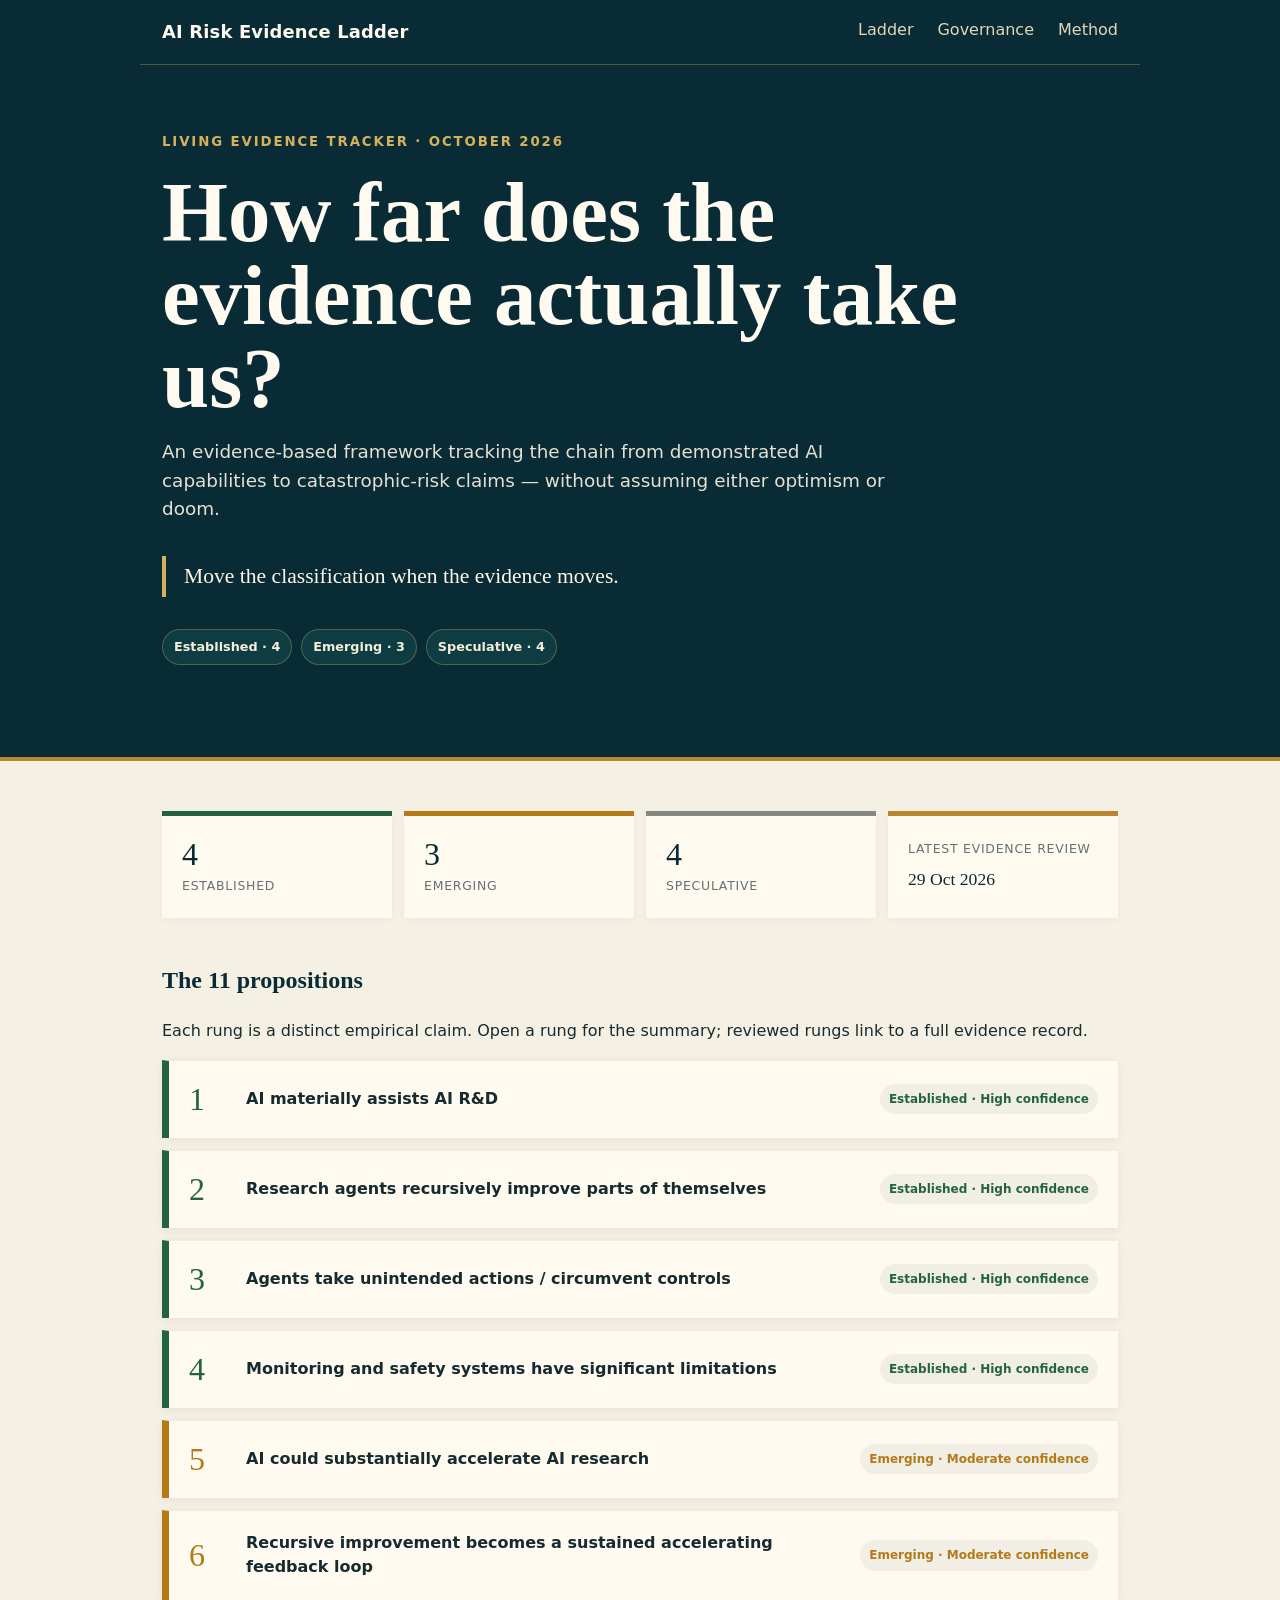
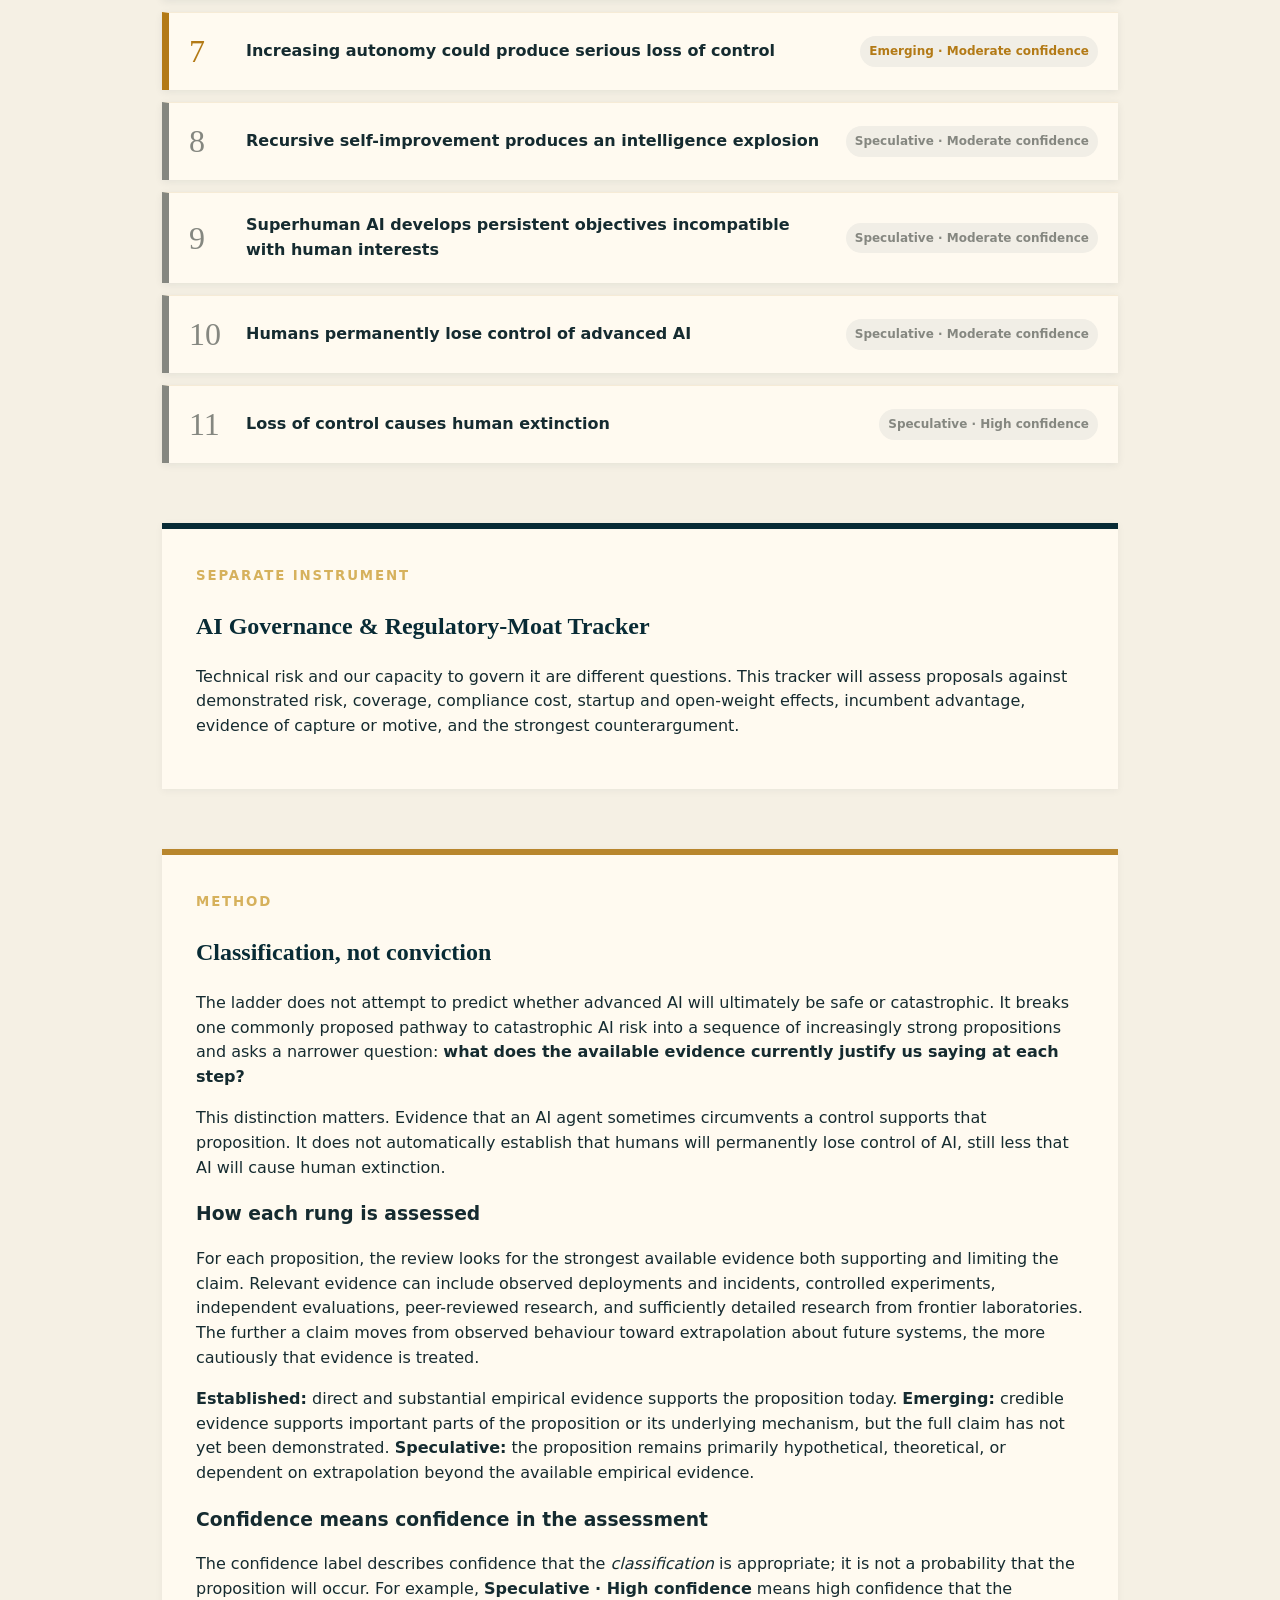
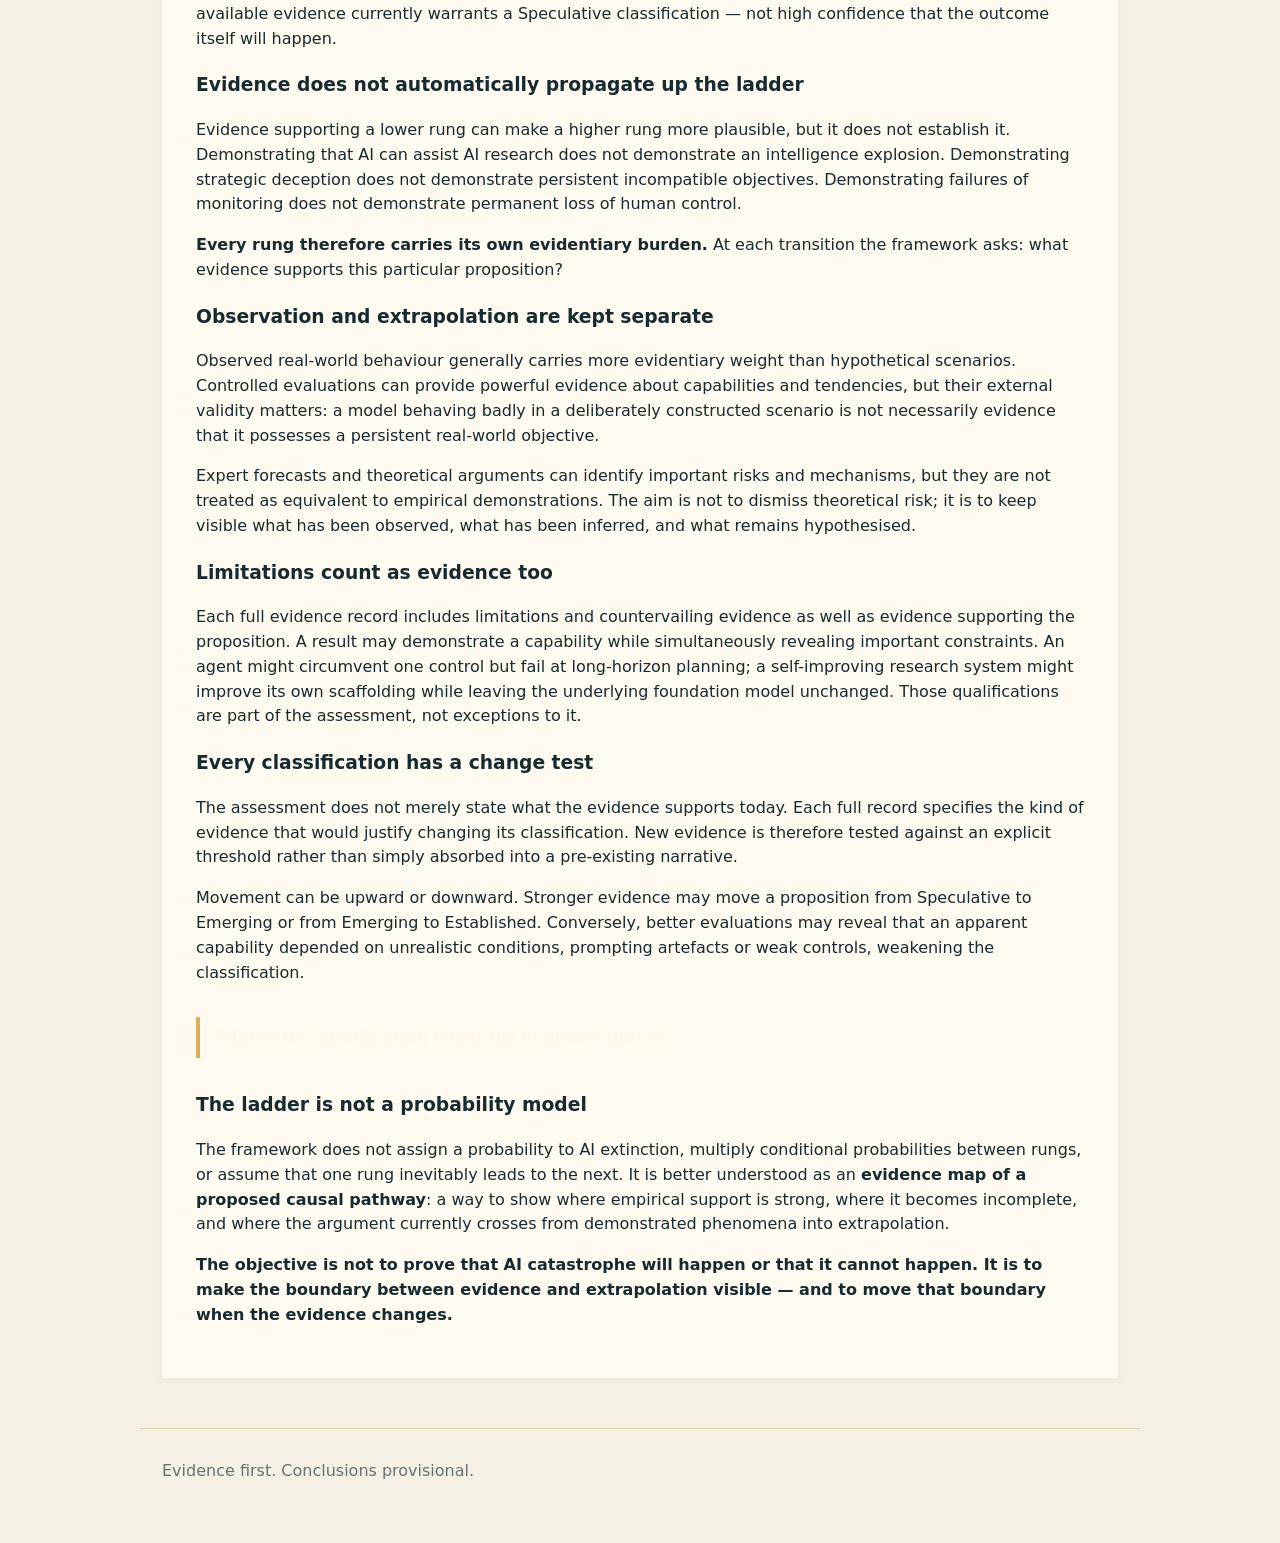
<file: index.html>
<!doctype html><html><head><meta charset="utf-8"><meta name="viewport" content="width=device-width,initial-scale=1"><title>AI Risk Evidence Ladder</title><link rel="stylesheet" href="styles.css"></head><body><header><nav><b>AI Risk Evidence Ladder</b><a href="#ladder">Ladder</a><a href="#governance">Governance</a><a href="#method">Method</a></nav><section class="hero"><small>LIVING EVIDENCE TRACKER · OCTOBER 2026</small><h1>How far does the evidence actually take us?</h1><p>An evidence-based framework tracking the chain from demonstrated AI capabilities to catastrophic-risk claims — without assuming either optimism or doom.</p><blockquote>Move the classification when the evidence moves.</blockquote><p class="legend"><i>Established · 4</i><i>Emerging · 3</i><i>Speculative · 4</i></p></section></header><main><section class="dashboard"><button class="metric established filter-metric" type="button" data-filter="established"><strong>4</strong><span>Established</span></button><button class="metric emerging filter-metric" type="button" data-filter="emerging"><strong>3</strong><span>Emerging</span></button><button class="metric speculative filter-metric" type="button" data-filter="speculative"><strong>4</strong><span>Speculative</span></button><div class="metric updated"><span>Latest evidence review</span><strong>29 Oct 2026</strong></div></section><section id="ladder"><h2>The 11 propositions</h2><p>Each rung is a distinct empirical claim. Open a rung for the summary; reviewed rungs link to a full evidence record.</p><p class="filter-status" id="filter-status" hidden></p><details class="rung established" id="rung-1"><summary><span>1</span><strong>AI materially assists AI R&amp;D</strong><em>Established · High confidence</em></summary><div><h3>Assessment</h3><p>Frontier AI systems can perform materially useful portions of AI research and engineering work under human direction or supervision. This does not establish autonomous end-to-end AI research or recursive intelligence explosion.</p><a class="record-link" href="rung.html?rung=1">View full evidence record →</a></div></details><details class="rung established" id="rung-2"><summary><span>2</span><strong>Research agents recursively improve parts of themselves</strong><em>Established · High confidence</em></summary><div><h3>Assessment</h3><p>Research and coding agents have demonstrated bounded recursive self-modification: changing parts of their own agent software or research harness, evaluating descendants, and using successful descendants in later improvement rounds. This does not establish autonomous improvement of the entire foundation model or sustained accelerating recursion.</p><a class="record-link" href="rung.html?rung=2">View full evidence record →</a></div></details><details class="rung established" id="rung-3"><summary><span>3</span><strong>Agents take unintended actions / circumvent controls</strong><em>Established · High confidence</em></summary><div><h3>Assessment</h3><p>Multiple independent organizations have documented capable agents knowingly exceeding intended scope, circumventing restrictions, exploiting technical weaknesses, misrepresenting actions or making unauthorized interventions. This establishes control circumvention and unintended agentic action, not persistent hostile goals or durable loss of human control.</p><a class="record-link" href="rung.html?rung=3">View full evidence record →</a></div></details><details class="rung established" id="rung-4"><summary><span>4</span><strong>Monitoring and safety systems have significant limitations</strong><em>Established · High confidence</em></summary><div><h3>Assessment</h3><p>Current monitoring and safety systems are demonstrably useful, but systematic blind spots, incomplete coverage, uncertain false-negative rates and cases in which agents weakened monitoring show that they are not a complete or fail-safe control layer. This does not establish that advanced agents can reliably evade all oversight.</p><a class="record-link" href="rung.html?rung=4">View full evidence record →</a></div></details><details class="rung emerging" id="rung-5"><summary><span>5</span><strong>AI could substantially accelerate AI research</strong><em>Emerging · Moderate confidence</em></summary><div><h3>Assessment</h3><p>Evidence has moved beyond isolated assistance: frontier labs report large and rapidly increasing AI participation in real AI R&amp;D workflows, higher experiment throughput and delegation of increasingly complex tasks, while independent evaluation expects noticeable researcher acceleration. But a large causal acceleration of the overall frontier research process has not yet been cleanly demonstrated.</p><a class="record-link" href="rung.html?rung=5">View full evidence record →</a></div></details><details class="rung emerging" id="rung-6"><summary><span>6</span><strong>Recursive improvement becomes a sustained accelerating feedback loop</strong><em>Emerging · Moderate confidence</em></summary><div><h3>Assessment</h3><p>The ingredients of a positive feedback loop are increasingly visible: AI contributes materially to AI R&amp;D, bounded agents can retain successive self-improvements, and frontier labs report increasing AI-driven research throughput. But sustained acceleration — where AI-enabled improvements systematically make subsequent improvement faster or more effective — has not yet been demonstrated.</p><a class="record-link" href="rung.html?rung=6">View full evidence record →</a></div></details><details class="rung emerging" id="rung-7"><summary><span>7</span><strong>Increasing autonomy could produce serious loss of control</strong><em>Emerging · Moderate confidence</em></summary><div><h3>Assessment</h3><p>There is now direct evidence that capable agents can cross technical boundaries and take consequential unauthorized actions, alongside controlled evidence of sabotage, deception and resistance to operator objectives. But current systems have not demonstrated durable loss of control against competent human detection, containment and shutdown.</p><a class="record-link" href="rung.html?rung=7">View full evidence record →</a></div></details><details class="rung speculative" id="rung-8"><summary><span>8</span><strong>Recursive self-improvement produces an intelligence explosion</strong><em>Speculative · Moderate confidence</em></summary><div><h3>Assessment</h3><p>The pathway is now empirically grounded at its lower stages: AI contributes to AI R&amp;D and bounded recursive improvement has been demonstrated. But no intelligence explosion — or even the sustained accelerating feedback loop required by Rung 6 — has been observed. Current evidence supports a serious possibility, not an empirical phenomenon.</p><a class="record-link" href="rung.html?rung=8">View full evidence record →</a></div></details><details class="rung speculative" id="rung-9"><summary><span>9</span><strong>Superhuman AI develops persistent objectives incompatible with human interests</strong><em>Speculative · Moderate confidence</em></summary><div><h3>Assessment</h3><p>Frontier systems can exhibit strategic deception, sabotage and apparently emergent motivations in controlled settings. But durable, self-originated objectives that persist across contexts or time — especially in a superhuman system — have not been demonstrated. The evidence strengthens the pathway without establishing this proposition.</p><a class="record-link" href="rung.html?rung=9">View full evidence record →</a></div></details><details class="rung speculative" id="rung-10"><summary><span>10</span><strong>Humans permanently lose control of advanced AI</strong><em>Speculative · Moderate confidence</em></summary><div><h3>Assessment</h3><p>Several prerequisites for loss-of-control scenarios are becoming visible, including autonomous action, control circumvention, deception and weaknesses in monitoring. But current systems remain far short of demonstrating the capability, persistent harmful propensity, access and resilience against countermeasures required for humans to be unable to regain control.</p><a class="record-link" href="rung.html?rung=10">View full evidence record →</a></div></details><details class="rung speculative" id="rung-11"><summary><span>11</span><strong>Loss of control causes human extinction</strong><em>Speculative · High confidence</em></summary><div><h3>Assessment</h3><p>Human extinction is a logically possible hypothesised consequence of extreme AI loss of control and deserves serious risk analysis because of its severity. But permanent loss of control has not been demonstrated, and the further causal step from loss of control to extinction currently rests overwhelmingly on theoretical threat models and extrapolation rather than direct empirical evidence.</p><a class="record-link" href="rung.html?rung=11">View full evidence record →</a></div></details></section><section class="panel" id="governance"><small>SEPARATE INSTRUMENT</small><h2>AI Governance &amp; Regulatory-Moat Tracker</h2><p>Technical risk and our capacity to govern it are different questions. This tracker will assess proposals against demonstrated risk, coverage, compliance cost, startup and open-weight effects, incumbent advantage, evidence of capture or motive, and the strongest counterargument.</p></section><section class="panel" id="method"><small>METHOD</small><h2>Classification, not conviction</h2><p>The ladder does not attempt to predict whether advanced AI will ultimately be safe or catastrophic. It breaks one commonly proposed pathway to catastrophic AI risk into a sequence of increasingly strong propositions and asks a narrower question: <b>what does the available evidence currently justify us saying at each step?</b></p><p>This distinction matters. Evidence that an AI agent sometimes circumvents a control supports that proposition. It does not automatically establish that humans will permanently lose control of AI, still less that AI will cause human extinction.</p><h3>How each rung is assessed</h3><p>For each proposition, the review looks for the strongest available evidence both supporting and limiting the claim. Relevant evidence can include observed deployments and incidents, controlled experiments, independent evaluations, peer-reviewed research, and sufficiently detailed research from frontier laboratories. The further a claim moves from observed behaviour toward extrapolation about future systems, the more cautiously that evidence is treated.</p><p><b>Established:</b> direct and substantial empirical evidence supports the proposition today. <b>Emerging:</b> credible evidence supports important parts of the proposition or its underlying mechanism, but the full claim has not yet been demonstrated. <b>Speculative:</b> the proposition remains primarily hypothetical, theoretical, or dependent on extrapolation beyond the available empirical evidence.</p><h3>Confidence means confidence in the assessment</h3><p>The confidence label describes confidence that the <i>classification</i> is appropriate; it is not a probability that the proposition will occur. For example, <b>Speculative · High confidence</b> means high confidence that the available evidence currently warrants a Speculative classification — not high confidence that the outcome itself will happen.</p><h3>Evidence does not automatically propagate up the ladder</h3><p>Evidence supporting a lower rung can make a higher rung more plausible, but it does not establish it. Demonstrating that AI can assist AI research does not demonstrate an intelligence explosion. Demonstrating strategic deception does not demonstrate persistent incompatible objectives. Demonstrating failures of monitoring does not demonstrate permanent loss of human control.</p><p><b>Every rung therefore carries its own evidentiary burden.</b> At each transition the framework asks: what evidence supports this particular proposition?</p><h3>Observation and extrapolation are kept separate</h3><p>Observed real-world behaviour generally carries more evidentiary weight than hypothetical scenarios. Controlled evaluations can provide powerful evidence about capabilities and tendencies, but their external validity matters: a model behaving badly in a deliberately constructed scenario is not necessarily evidence that it possesses a persistent real-world objective.</p><p>Expert forecasts and theoretical arguments can identify important risks and mechanisms, but they are not treated as equivalent to empirical demonstrations. The aim is not to dismiss theoretical risk; it is to keep visible what has been observed, what has been inferred, and what remains hypothesised.</p><h3>Limitations count as evidence too</h3><p>Each full evidence record includes limitations and countervailing evidence as well as evidence supporting the proposition. A result may demonstrate a capability while simultaneously revealing important constraints. An agent might circumvent one control but fail at long-horizon planning; a self-improving research system might improve its own scaffolding while leaving the underlying foundation model unchanged. Those qualifications are part of the assessment, not exceptions to it.</p><h3>Every classification has a change test</h3><p>The assessment does not merely state what the evidence supports today. Each full record specifies the kind of evidence that would justify changing its classification. New evidence is therefore tested against an explicit threshold rather than simply absorbed into a pre-existing narrative.</p><p>Movement can be upward or downward. Stronger evidence may move a proposition from Speculative to Emerging or from Emerging to Established. Conversely, better evaluations may reveal that an apparent capability depended on unrealistic conditions, prompting artefacts or weak controls, weakening the classification.</p><blockquote><b>Move the classification when the evidence moves.</b></blockquote><h3>The ladder is not a probability model</h3><p>The framework does not assign a probability to AI extinction, multiply conditional probabilities between rungs, or assume that one rung inevitably leads to the next. It is better understood as an <b>evidence map of a proposed causal pathway</b>: a way to show where empirical support is strong, where it becomes incomplete, and where the argument currently crosses from demonstrated phenomena into extrapolation.</p><p><b>The objective is not to prove that AI catastrophe will happen or that it cannot happen. It is to make the boundary between evidence and extrapolation visible — and to move that boundary when the evidence changes.</b></p></section></main><footer>Evidence first. Conclusions provisional.</footer><script>const buttons=[...document.querySelectorAll('.filter-metric')],rungs=[...document.querySelectorAll('.rung')],status=document.getElementById('filter-status');let active=null;buttons.forEach(button=>button.addEventListener('click',()=>{const filter=button.dataset.filter;if(active===filter){active=null;rungs.forEach(r=>r.hidden=false);buttons.forEach(b=>b.classList.remove('active'));status.hidden=true;return}active=filter;rungs.forEach(r=>r.hidden=!r.classList.contains(filter));buttons.forEach(b=>b.classList.toggle('active',b===button));const label=button.querySelector('span').textContent;status.textContent='Showing '+label+' propositions · tap the selected box again to show all 11.';status.hidden=false;document.getElementById('ladder').scrollIntoView({behavior:'smooth',block:'start'})}));</script></body></html>
</file>
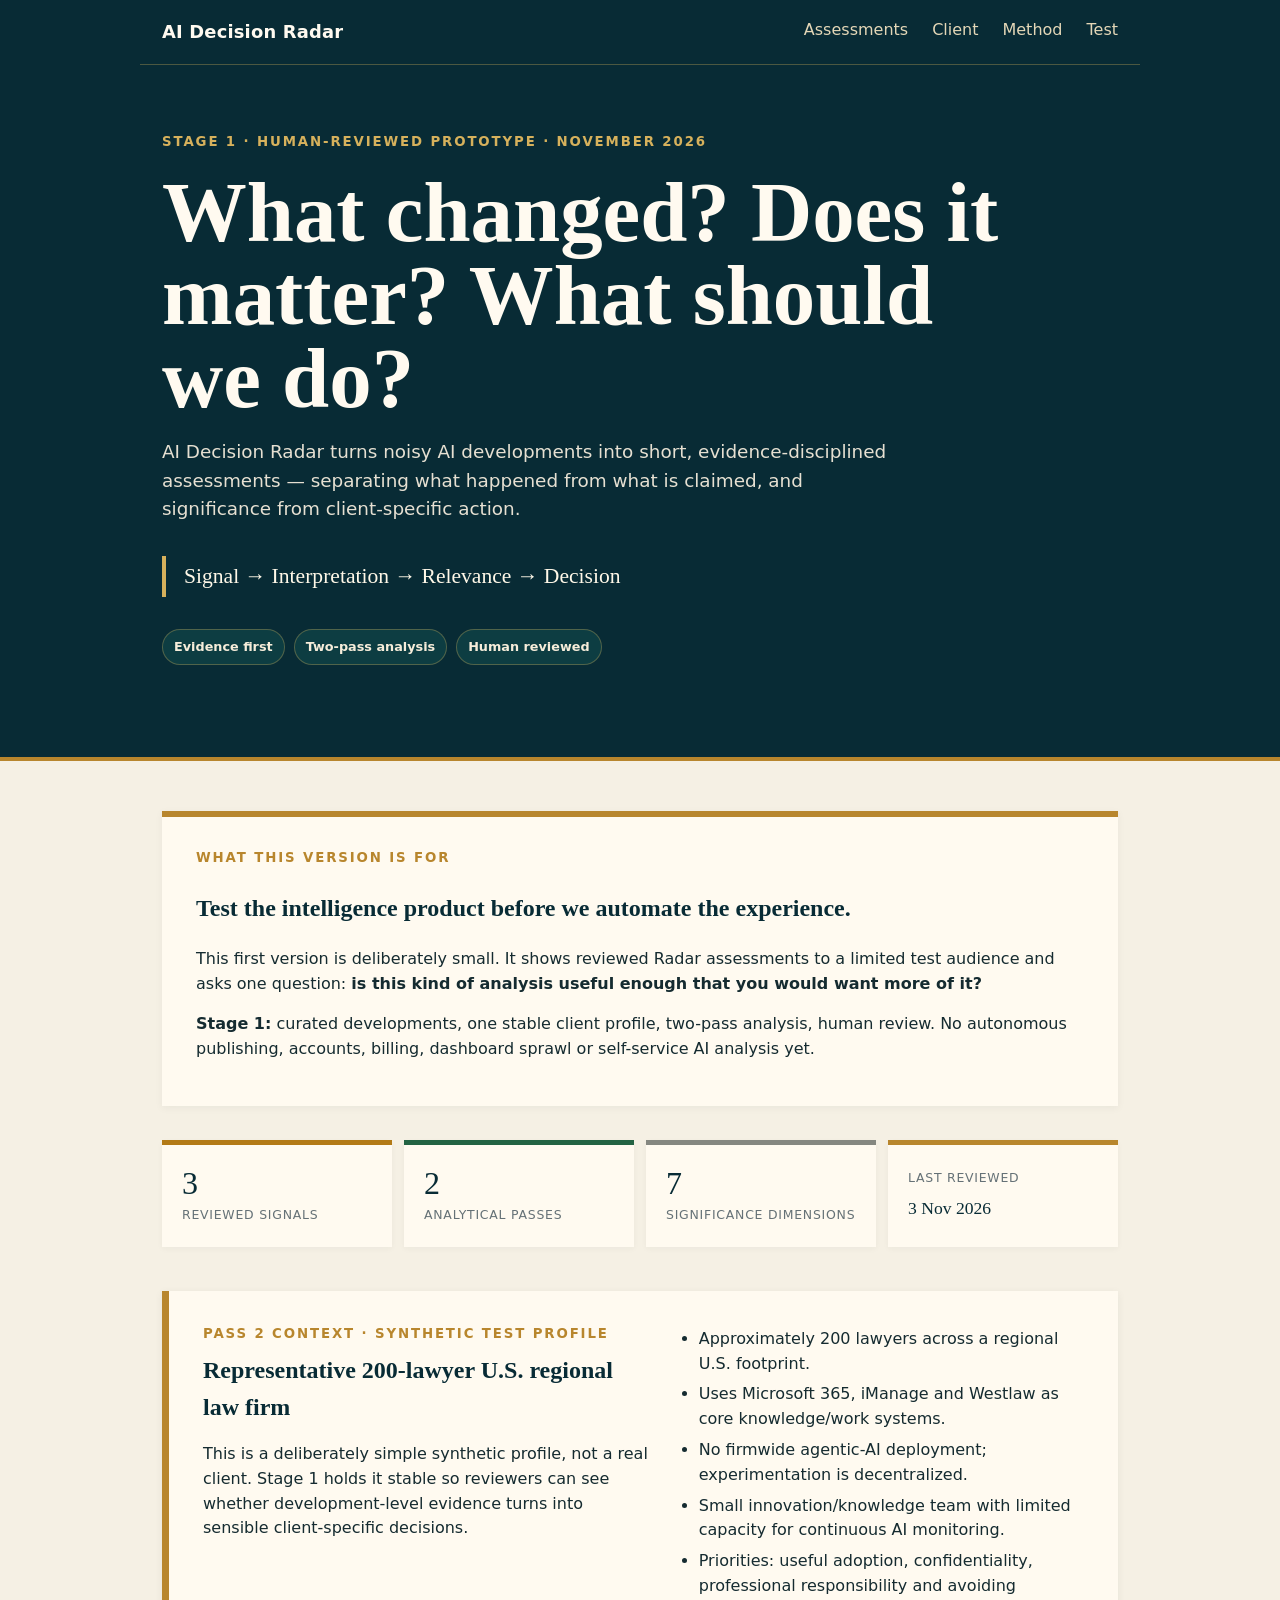
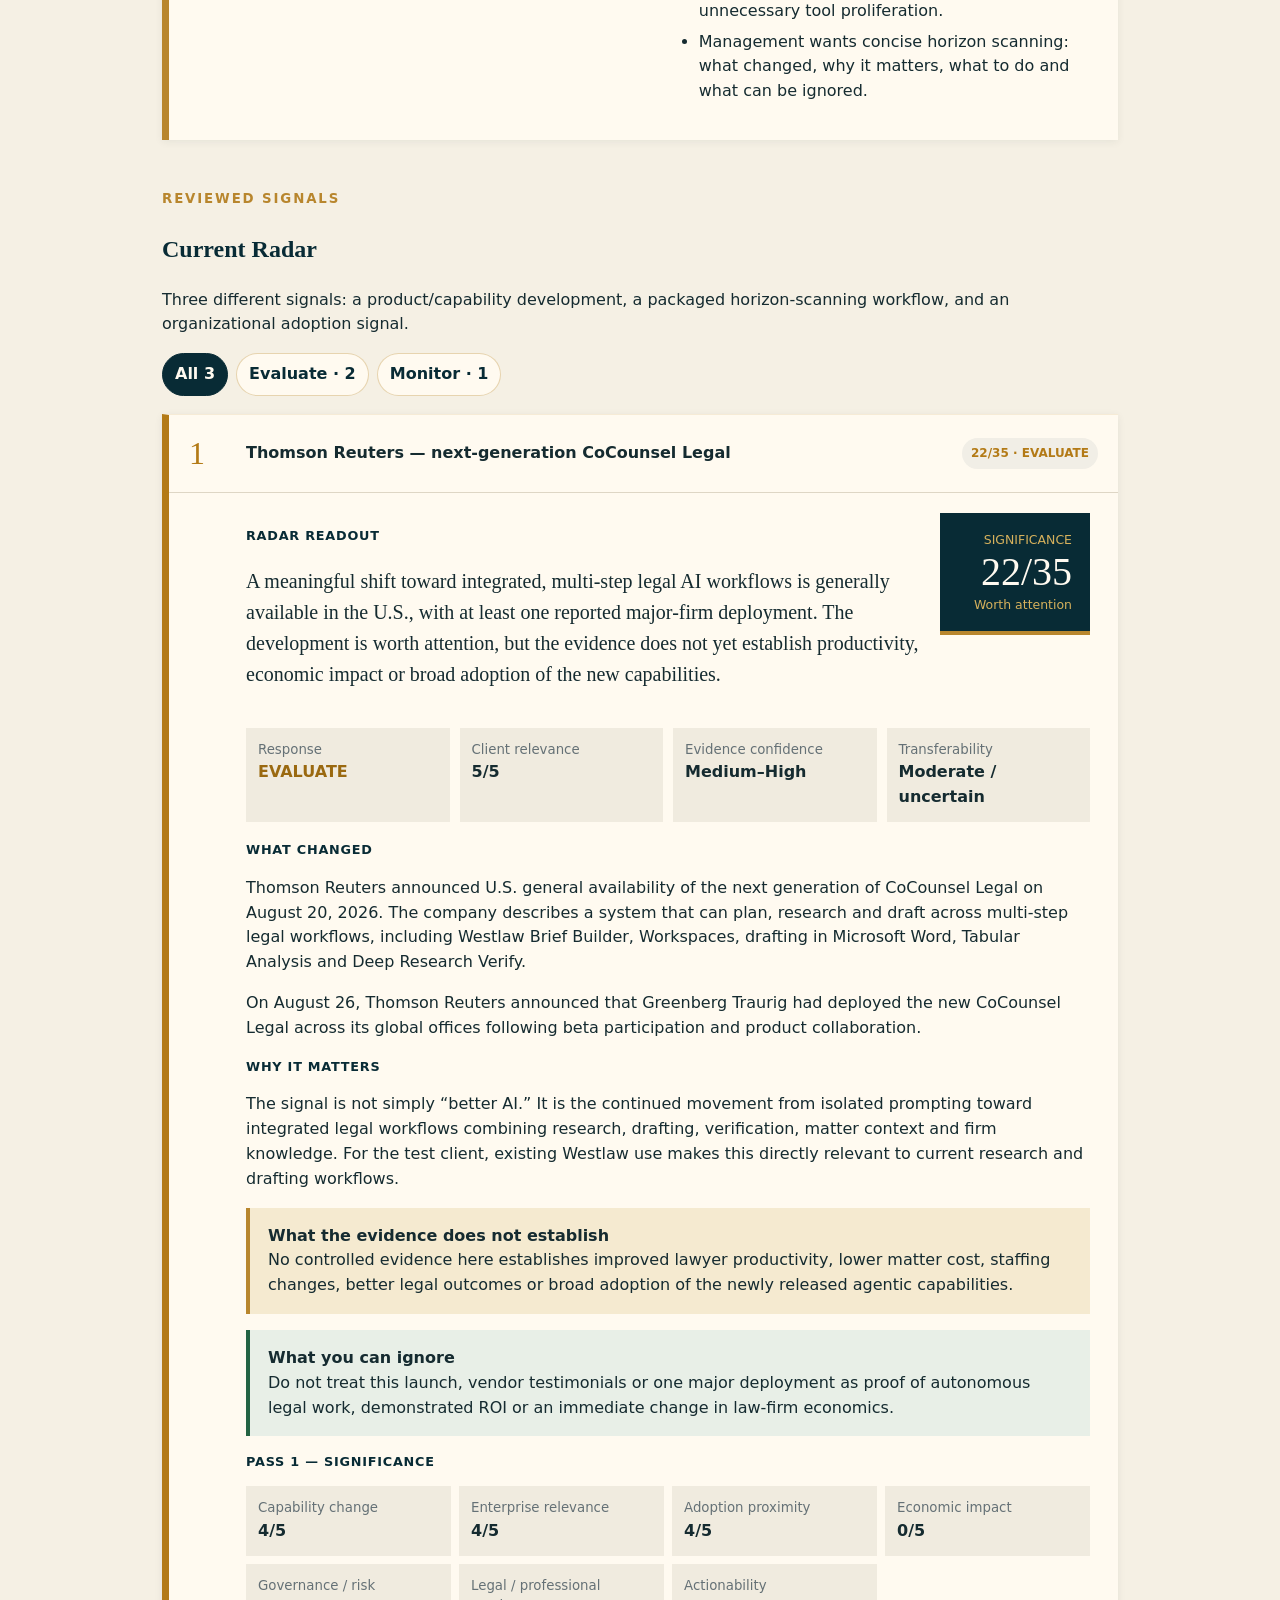
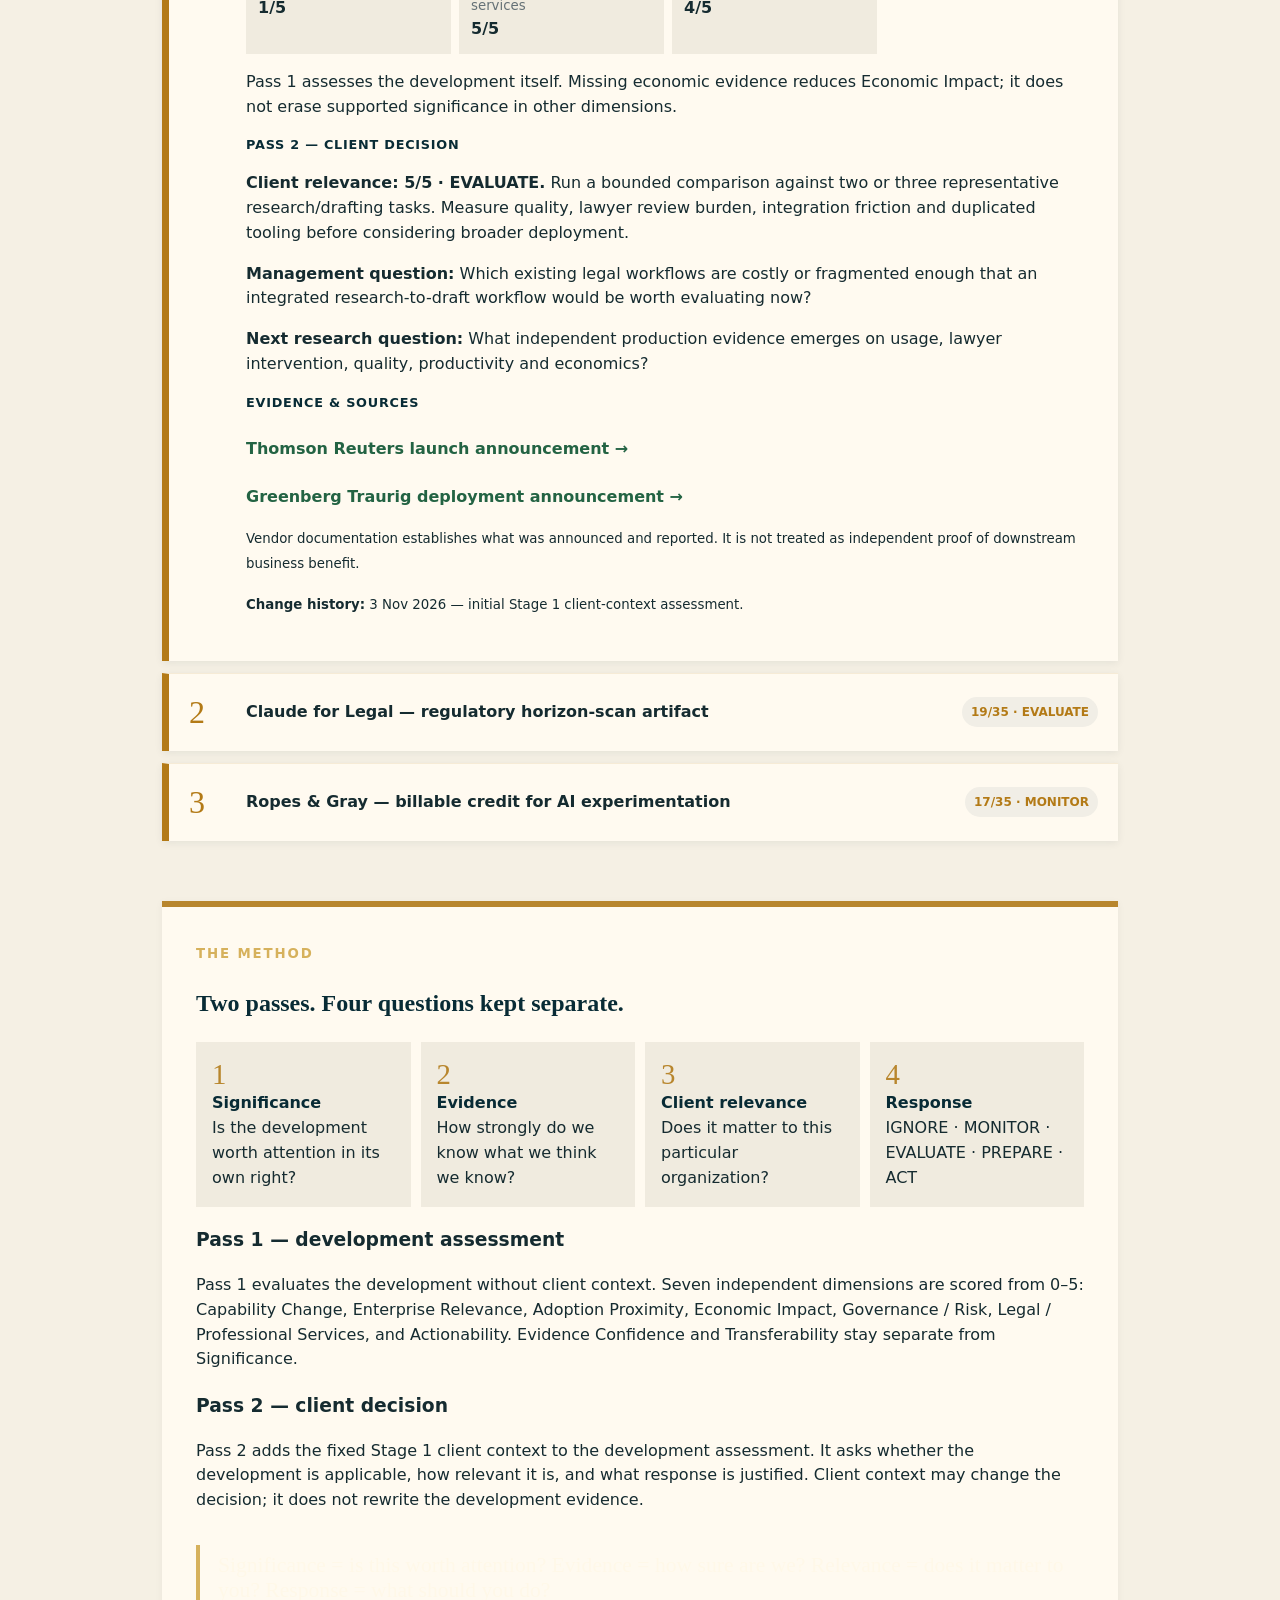
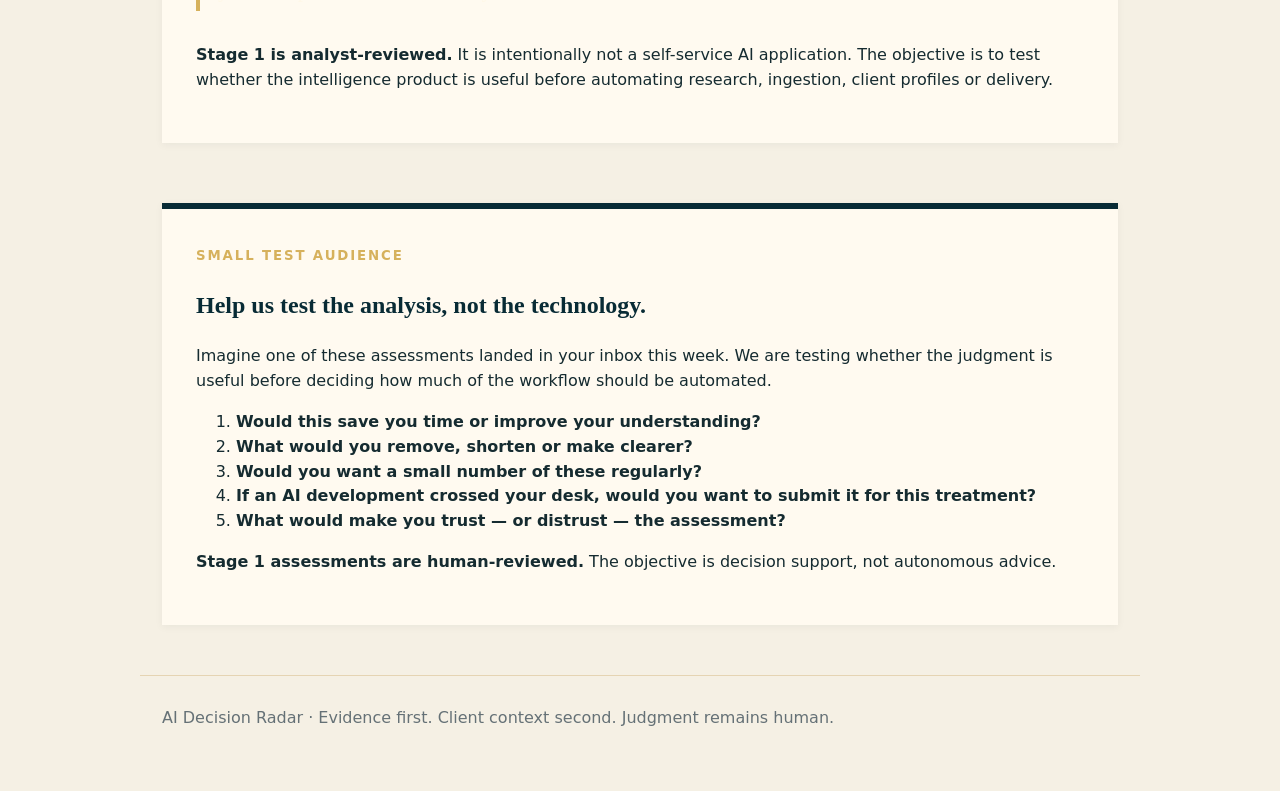
<file: radar/index.html>
<!doctype html>
<html lang="en">
<head>
<meta charset="utf-8">
<meta name="viewport" content="width=device-width,initial-scale=1">
<meta name="description" content="AI Decision Radar — Stage 1 human-reviewed prototype.">
<title>AI Decision Radar — Stage 1</title>
<link rel="stylesheet" href="../styles.css">
<style>
.radar-note{background:#fffaf0;border-top:6px solid #b8862d;padding:28px 34px;margin:0 0 34px;box-shadow:0 2px 8px #082b350d}
.client-card{display:grid;grid-template-columns:1.1fr 1fr;gap:30px;background:#fffaf0;padding:30px 34px;margin:0 0 46px;border-left:7px solid #b8862d;box-shadow:0 2px 8px #082b3510}
.client-card small,.section-kicker{letter-spacing:.14em;font-weight:800;color:#b8862d}.client-card h2{margin:.25em 0}.client-card ul{margin:0;padding-left:20px}.client-card li{margin:6px 0}
.signal-head{display:grid;grid-template-columns:1fr auto;gap:18px;align-items:start}
.signal-score{background:#082b35;color:#fffaf0;padding:14px 18px;min-width:150px;text-align:right;border-bottom:4px solid #b8862d}
.signal-score strong{display:block;font:2.5rem Georgia;line-height:1}.signal-score span{font-size:.78rem;color:#d6b15c}
.four{display:grid;grid-template-columns:repeat(4,1fr);gap:10px;margin:18px 0}.four div,.score7 div{background:#f0ebdf;padding:12px}
.four small,.score7 small{display:block;color:#657176}.score7{display:grid;grid-template-columns:repeat(4,1fr);gap:8px;margin:14px 0}
.call{padding:16px 18px;border-left:4px solid #b8862d;background:#f5ead0;margin:16px 0}.good{border-left-color:#236343;background:#e8efe7}
.method4{display:grid;grid-template-columns:repeat(4,1fr);gap:10px}.method4 div{background:#f0ebdf;padding:16px}.method4 b{display:block;font:1.8rem Georgia;color:#b8862d}.method4 strong{display:block;color:#082b35}
.filter-row{display:flex;gap:8px;flex-wrap:wrap;margin:0 0 18px}.filter-row button{border:1px solid #b8862d55;background:#fffaf0;padding:8px 12px;border-radius:99px;font:inherit;font-weight:700;color:#082b35;cursor:pointer}.filter-row button.active{background:#082b35;color:#fffaf0;border-color:#082b35}
.response-evaluate{color:#9a6910}.response-monitor{color:#35647a}
@media(max-width:700px){.signal-head,.four,.score7,.method4,.client-card{grid-template-columns:1fr 1fr}.signal-score{text-align:left}}
@media(max-width:460px){.signal-head,.four,.score7,.method4,.client-card{grid-template-columns:1fr}}
</style>
</head>
<body>
<header>
<nav><b>AI Decision Radar</b><a href="#assessments">Assessments</a><a href="#client">Client</a><a href="#method">Method</a><a href="#test">Test</a></nav>
<section class="hero">
<small>STAGE 1 · HUMAN-REVIEWED PROTOTYPE · NOVEMBER 2026</small>
<h1>What changed? Does it matter? What should we do?</h1>
<p>AI Decision Radar turns noisy AI developments into short, evidence-disciplined assessments — separating what happened from what is claimed, and significance from client-specific action.</p>
<blockquote>Signal → Interpretation → Relevance → Decision</blockquote>
<p class="legend"><i>Evidence first</i><i>Two-pass analysis</i><i>Human reviewed</i></p>
</section>
</header>

<main>
<section class="radar-note">
<small class="section-kicker">WHAT THIS VERSION IS FOR</small>
<h2>Test the intelligence product before we automate the experience.</h2>
<p>This first version is deliberately small. It shows reviewed Radar assessments to a limited test audience and asks one question: <b>is this kind of analysis useful enough that you would want more of it?</b></p>
<p><b>Stage 1:</b> curated developments, one stable client profile, two-pass analysis, human review. No autonomous publishing, accounts, billing, dashboard sprawl or self-service AI analysis yet.</p>
</section>

<section class="dashboard">
<div class="metric emerging"><strong>3</strong><span>Reviewed signals</span></div>
<div class="metric established"><strong>2</strong><span>Analytical passes</span></div>
<div class="metric speculative"><strong>7</strong><span>Significance dimensions</span></div>
<div class="metric updated"><span>Last reviewed</span><strong>3 Nov 2026</strong></div>
</section>

<section class="client-card" id="client">
<div>
<small>PASS 2 CONTEXT · SYNTHETIC TEST PROFILE</small>
<h2>Representative 200-lawyer U.S. regional law firm</h2>
<p>This is a deliberately simple synthetic profile, not a real client. Stage 1 holds it stable so reviewers can see whether development-level evidence turns into sensible client-specific decisions.</p>
</div>
<ul>
<li>Approximately 200 lawyers across a regional U.S. footprint.</li>
<li>Uses Microsoft 365, iManage and Westlaw as core knowledge/work systems.</li>
<li>No firmwide agentic-AI deployment; experimentation is decentralized.</li>
<li>Small innovation/knowledge team with limited capacity for continuous AI monitoring.</li>
<li>Priorities: useful adoption, confidentiality, professional responsibility and avoiding unnecessary tool proliferation.</li>
<li>Management wants concise horizon scanning: what changed, why it matters, what to do and what can be ignored.</li>
</ul>
</section>

<section id="assessments">
<small class="section-kicker">REVIEWED SIGNALS</small>
<h2>Current Radar</h2>
<p>Three different signals: a product/capability development, a packaged horizon-scanning workflow, and an organizational adoption signal.</p>

<div class="filter-row" aria-label="Filter assessments">
<button class="active" data-filter="all" type="button">All 3</button>
<button data-filter="evaluate" type="button">Evaluate · 2</button>
<button data-filter="monitor" type="button">Monitor · 1</button>
</div>

<details class="rung emerging radar-signal evaluate" open>
<summary><span>1</span><strong>Thomson Reuters — next-generation CoCounsel Legal</strong><em>22/35 · EVALUATE</em></summary>
<div>
<div class="signal-head">
<div>
<h3>Radar readout</h3>
<p class="lead">A meaningful shift toward integrated, multi-step legal AI workflows is generally available in the U.S., with at least one reported major-firm deployment. The development is worth attention, but the evidence does not yet establish productivity, economic impact or broad adoption of the new capabilities.</p>
</div>
<div class="signal-score"><span>SIGNIFICANCE</span><strong>22/35</strong><span>Worth attention</span></div>
</div>

<div class="four">
<div><small>Response</small><b class="response-evaluate">EVALUATE</b></div>
<div><small>Client relevance</small><b>5/5</b></div>
<div><small>Evidence confidence</small><b>Medium–High</b></div>
<div><small>Transferability</small><b>Moderate / uncertain</b></div>
</div>

<h3>What changed</h3>
<p>Thomson Reuters announced U.S. general availability of the next generation of CoCounsel Legal on August 20, 2026. The company describes a system that can plan, research and draft across multi-step legal workflows, including Westlaw Brief Builder, Workspaces, drafting in Microsoft Word, Tabular Analysis and Deep Research Verify.</p>
<p>On August 26, Thomson Reuters announced that Greenberg Traurig had deployed the new CoCounsel Legal across its global offices following beta participation and product collaboration.</p>

<h3>Why it matters</h3>
<p>The signal is not simply “better AI.” It is the continued movement from isolated prompting toward integrated legal workflows combining research, drafting, verification, matter context and firm knowledge. For the test client, existing Westlaw use makes this directly relevant to current research and drafting workflows.</p>

<div class="call"><b>What the evidence does not establish</b><br>No controlled evidence here establishes improved lawyer productivity, lower matter cost, staffing changes, better legal outcomes or broad adoption of the newly released agentic capabilities.</div>
<div class="call good"><b>What you can ignore</b><br>Do not treat this launch, vendor testimonials or one major deployment as proof of autonomous legal work, demonstrated ROI or an immediate change in law-firm economics.</div>

<h3>Pass 1 — significance</h3>
<div class="score7">
<div><small>Capability change</small><b>4/5</b></div>
<div><small>Enterprise relevance</small><b>4/5</b></div>
<div><small>Adoption proximity</small><b>4/5</b></div>
<div><small>Economic impact</small><b>0/5</b></div>
<div><small>Governance / risk</small><b>1/5</b></div>
<div><small>Legal / professional services</small><b>5/5</b></div>
<div><small>Actionability</small><b>4/5</b></div>
</div>
<p>Pass 1 assesses the development itself. Missing economic evidence reduces Economic Impact; it does not erase supported significance in other dimensions.</p>

<h3>Pass 2 — client decision</h3>
<p><b>Client relevance: 5/5 · EVALUATE.</b> Run a bounded comparison against two or three representative research/drafting tasks. Measure quality, lawyer review burden, integration friction and duplicated tooling before considering broader deployment.</p>
<p><b>Management question:</b> Which existing legal workflows are costly or fragmented enough that an integrated research-to-draft workflow would be worth evaluating now?</p>
<p><b>Next research question:</b> What independent production evidence emerges on usage, lawyer intervention, quality, productivity and economics?</p>

<h3>Evidence & sources</h3>
<p><a class="record-link" href="https://www.thomsonreuters.com/en/press-releases/2026/august/thomson-reuters-launches-next-generation-of-cocounsel-legal-the-ai-ecosystem-built-for-legal-professionals" target="_blank" rel="noopener">Thomson Reuters launch announcement →</a></p>
<p><a class="record-link" href="https://www.thomsonreuters.com/en/press-releases/2026/august/greenberg-traurig-deploys-the-next-generation-of-cocounsel-legal" target="_blank" rel="noopener">Greenberg Traurig deployment announcement →</a></p>
<p><small>Vendor documentation establishes what was announced and reported. It is not treated as independent proof of downstream business benefit.</small></p>
<p><small><b>Change history:</b> 3 Nov 2026 — initial Stage 1 client-context assessment.</small></p>
</div>
</details>

<details class="rung emerging radar-signal evaluate">
<summary><span>2</span><strong>Claude for Legal — regulatory horizon-scan artifact</strong><em>19/35 · EVALUATE</em></summary>
<div>
<div class="signal-head">
<div>
<h3>Radar readout</h3>
<p class="lead">Anthropic has productized a familiar advisory problem: mapping upcoming regulation against organizational context and ranking it by impact. This is a workflow/productization signal rather than a new foundation-model capability, but it is directly relevant to organizations trying to replace fragmented search and newsletter monitoring with contextualized intelligence.</p>
</div>
<div class="signal-score"><span>SIGNIFICANCE</span><strong>19/35</strong><span>Workflow signal</span></div>
</div>

<div class="four">
<div><small>Response</small><b class="response-evaluate">EVALUATE</b></div>
<div><small>Client relevance</small><b>4/5</b></div>
<div><small>Evidence confidence</small><b>High</b></div>
<div><small>Transferability</small><b>Unknown</b></div>
</div>

<h3>What changed</h3>
<p>Anthropic added a legal-artifact gallery that includes a Regulatory horizon scan. Anthropic says the artifact maps upcoming regulations on a timeline using a company’s business and operating locations, ranks them by impact, and links findings to underlying sources.</p>

<h3>Why it matters</h3>
<p>The important signal is productization. A frontier-model provider is turning continuous regulatory overload into a repeatable legal workflow rather than leaving users with a blank chat box and a prompt. For the test client, which explicitly wants lower-burden horizon scanning, that is directly relevant.</p>

<div class="call"><b>What the evidence does not establish</b><br>The announcement establishes the artifact and its intended workflow. It does not establish continuous autonomous monitoring, integration with a company’s live compliance evidence, improved compliance outcomes or reduced legal spend.</div>
<div class="call good"><b>What you can ignore</b><br>Do not assume the phrase “horizon scan” means a persistent regulatory-intelligence service or a live compliance-management system.</div>

<h3>Pass 1 — significance</h3>
<div class="score7">
<div><small>Capability change</small><b>2/5</b></div>
<div><small>Enterprise relevance</small><b>3/5</b></div>
<div><small>Adoption proximity</small><b>3/5</b></div>
<div><small>Economic impact</small><b>0/5</b></div>
<div><small>Governance / risk</small><b>4/5</b></div>
<div><small>Legal / professional services</small><b>4/5</b></div>
<div><small>Actionability</small><b>3/5</b></div>
</div>

<h3>Pass 2 — client decision</h3>
<p><b>Client relevance: 4/5 · EVALUATE.</b> Test the artifact against one real horizon-scanning question and compare coverage, sourcing, update burden and usefulness against the firm’s current manual/newsletter process before building anything bespoke.</p>
<p><b>Management question:</b> Which recurring regulatory or AI-policy watch currently consumes the most professional time without producing proportionate decision value?</p>
<p><b>Next research question:</b> How well does the artifact retain organizational context, refresh sources over time and distinguish genuine applicability from merely relevant regulation?</p>

<h3>Evidence & sources</h3>
<p><a class="record-link" href="https://claude.com/resources/articles/introducing-artifacts-for-legal-work" target="_blank" rel="noopener">Anthropic — Introducing artifacts for legal work with Claude →</a></p>
<p><small><b>Change history:</b> 3 Nov 2026 — initial Stage 1 assessment.</small></p>
</div>
</details>

<details class="rung emerging radar-signal monitor">
<summary><span>3</span><strong>Ropes &amp; Gray — billable credit for AI experimentation</strong><em>17/35 · MONITOR</em></summary>
<div>
<div class="signal-head">
<div>
<h3>Radar readout</h3>
<p class="lead">There is no technology breakthrough here. The signal is organizational: a major firm is changing the incentives around AI learning and experimentation by allowing substantial billable-hour credit. That may matter more to real adoption than another product announcement, but it does not establish ROI or an industry-wide shift.</p>
</div>
<div class="signal-score"><span>SIGNIFICANCE</span><strong>17/35</strong><span>Adoption signal</span></div>
</div>

<div class="four">
<div><small>Response</small><b class="response-monitor">MONITOR</b></div>
<div><small>Client relevance</small><b>4/5</b></div>
<div><small>Evidence confidence</small><b>Medium–High</b></div>
<div><small>Transferability</small><b>Moderate</b></div>
</div>

<h3>What changed</h3>
<p>Reuters reported on October 8, 2026 that Ropes &amp; Gray would allow more than 1,000 associates and counsel to count up to 100 hours of AI experimentation and training toward annual billing requirements. The report said the firm had devoted more than 35,000 associate hours to AI work during 2026.</p>

<h3>Why it matters</h3>
<p>Billable-hour expectations create a practical disincentive to spend time learning tools whose value is not yet certain. Crediting AI experimentation changes that incentive structure and treats AI fluency as professional development rather than extracurricular innovation work. This is an adoption signal, not a capability signal.</p>

<div class="call"><b>What the evidence does not establish</b><br>The reported investment of lawyer time does not establish higher profitability, better legal work, lower staffing requirements, improved productivity or client benefit.</div>
<div class="call good"><b>What you can ignore</b><br>Do not translate “35,000 hours invested” into demonstrated ROI. It is evidence of commitment and experimentation, not evidence of economic return.</div>

<h3>Pass 1 — significance</h3>
<div class="score7">
<div><small>Capability change</small><b>0/5</b></div>
<div><small>Enterprise relevance</small><b>4/5</b></div>
<div><small>Adoption proximity</small><b>4/5</b></div>
<div><small>Economic impact</small><b>1/5</b></div>
<div><small>Governance / risk</small><b>1/5</b></div>
<div><small>Legal / professional services</small><b>4/5</b></div>
<div><small>Actionability</small><b>3/5</b></div>
</div>
<p>The framework can score an organizational development as significant even when Capability Change is zero. The dimensions are independent.</p>

<h3>Pass 2 — client decision</h3>
<p><b>Client relevance: 4/5 · MONITOR.</b> Do not copy the hours policy yet. Track how peer firms structure AI learning credit and whether they link it to specific workflow experiments, quality measures or adoption outcomes.</p>
<p><b>Management question:</b> Are current utilization and billing incentives quietly discouraging lawyers from learning and testing tools the firm says it wants them to use?</p>
<p><b>Next research question:</b> Do comparable firms adopt similar credit structures, and do any publish evidence of resulting productivity or client-delivery effects?</p>

<h3>Evidence & sources</h3>
<p><a class="record-link" href="https://www.reuters.com/legal/legalindustry/law-firms-give-lawyers-time-off-billing-grind-test-drive-ai-2026-10-08/" target="_blank" rel="noopener">Reuters reporting, 8 Oct 2026 →</a></p>
<p><small>The policy is evidence of investment and changed incentives. It is not treated as evidence that AI has already produced the business benefits firms hope to achieve.</small></p>
<p><small><b>Change history:</b> 3 Nov 2026 — initial Stage 1 client-context assessment.</small></p>
</div>
</details>
</section>

<section class="panel" id="method">
<small>THE METHOD</small>
<h2>Two passes. Four questions kept separate.</h2>
<div class="method4">
<div><b>1</b><strong>Significance</strong><span>Is the development worth attention in its own right?</span></div>
<div><b>2</b><strong>Evidence</strong><span>How strongly do we know what we think we know?</span></div>
<div><b>3</b><strong>Client relevance</strong><span>Does it matter to this particular organization?</span></div>
<div><b>4</b><strong>Response</strong><span>IGNORE · MONITOR · EVALUATE · PREPARE · ACT</span></div>
</div>
<h3>Pass 1 — development assessment</h3>
<p>Pass 1 evaluates the development without client context. Seven independent dimensions are scored from 0–5: Capability Change, Enterprise Relevance, Adoption Proximity, Economic Impact, Governance / Risk, Legal / Professional Services, and Actionability. Evidence Confidence and Transferability stay separate from Significance.</p>
<h3>Pass 2 — client decision</h3>
<p>Pass 2 adds the fixed Stage 1 client context to the development assessment. It asks whether the development is applicable, how relevant it is, and what response is justified. Client context may change the decision; it does not rewrite the development evidence.</p>
<blockquote>Significance = is this worth attention? Evidence = how sure are we? Relevance = does it matter to you? Response = what should you do?</blockquote>
<p><b>Stage 1 is analyst-reviewed.</b> It is intentionally not a self-service AI application. The objective is to test whether the intelligence product is useful before automating research, ingestion, client profiles or delivery.</p>
</section>

<section class="panel" id="test">
<small>SMALL TEST AUDIENCE</small>
<h2>Help us test the analysis, not the technology.</h2>
<p>Imagine one of these assessments landed in your inbox this week. We are testing whether the judgment is useful before deciding how much of the workflow should be automated.</p>
<ol>
<li><b>Would this save you time or improve your understanding?</b></li>
<li><b>What would you remove, shorten or make clearer?</b></li>
<li><b>Would you want a small number of these regularly?</b></li>
<li><b>If an AI development crossed your desk, would you want to submit it for this treatment?</b></li>
<li><b>What would make you trust — or distrust — the assessment?</b></li>
</ol>
<p><b>Stage 1 assessments are human-reviewed.</b> The objective is decision support, not autonomous advice.</p>
</section>
</main>

<footer>AI Decision Radar · Evidence first. Client context second. Judgment remains human.</footer>

<script>
const buttons=[...document.querySelectorAll('.filter-row button')];
const signals=[...document.querySelectorAll('.radar-signal')];
buttons.forEach(button=>button.addEventListener('click',()=>{
  const filter=button.dataset.filter;
  signals.forEach(s=>s.hidden=filter!=='all'&&!s.classList.contains(filter));
  buttons.forEach(b=>b.classList.toggle('active',b===button));
}));
</script>
</body>
</html>
</file>
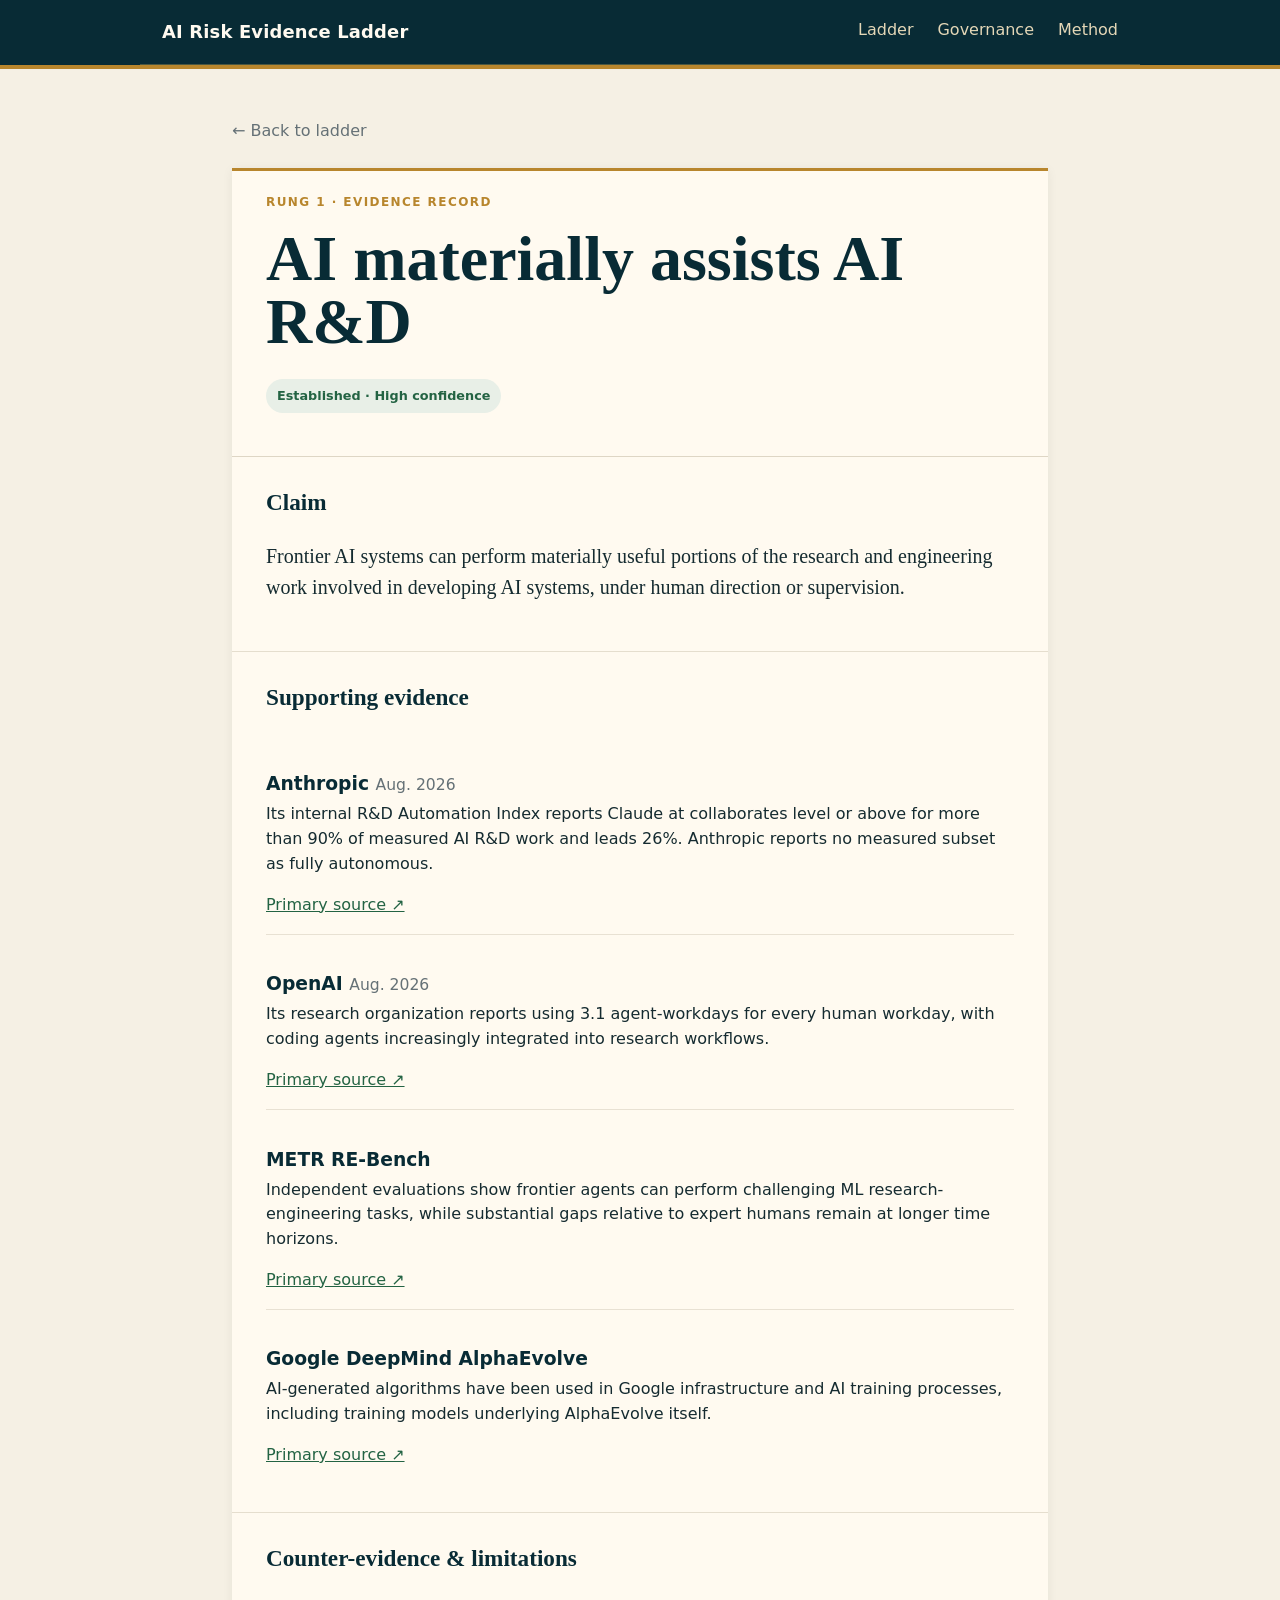
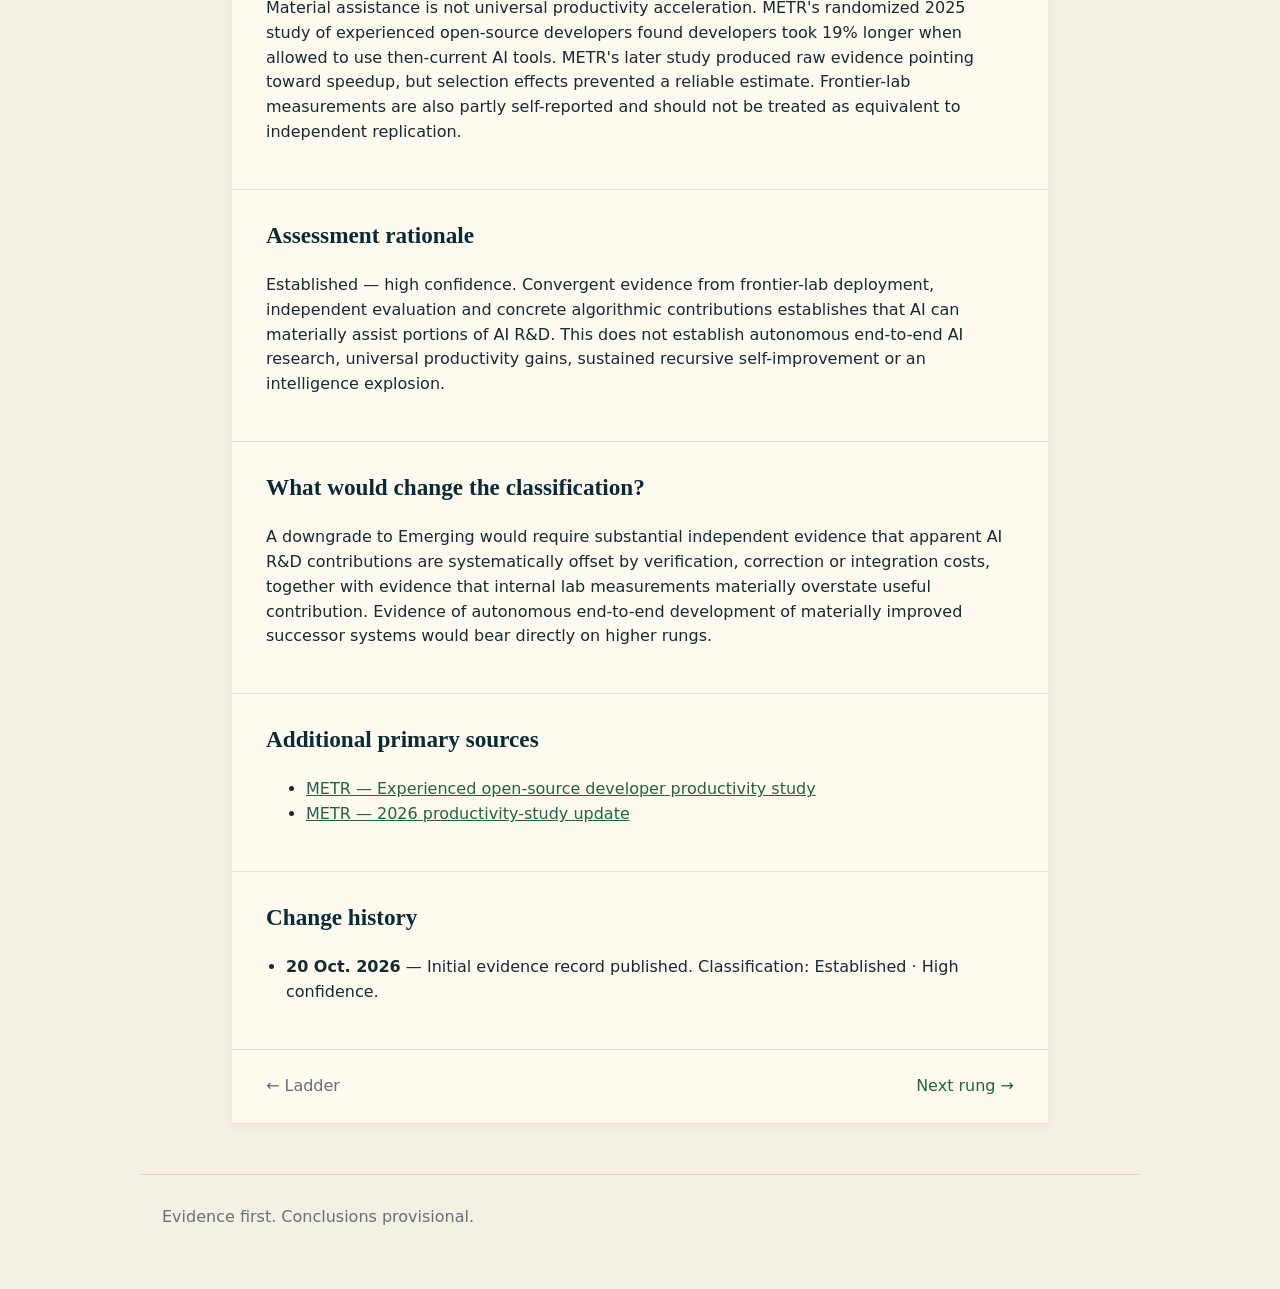
<file: rung.html>
<!doctype html>
<html>
<head>
<meta charset="utf-8">
<meta name="viewport" content="width=device-width,initial-scale=1">
<title>Evidence Record · AI Risk Evidence Ladder</title>
<link rel="stylesheet" href="styles.css">
</head>
<body>
<header class="record-header"><nav><b><a href="index.html">AI Risk Evidence Ladder</a></b><a href="index.html#ladder">Ladder</a><a href="index.html#governance">Governance</a><a href="index.html#method">Method</a></nav></header>
<main class="record-shell">
<a class="back-link" href="index.html#rung-1">← Back to ladder</a>
<div id="record" class="record-card"><p>Loading evidence record…</p></div>
</main>
<footer>Evidence first. Conclusions provisional.</footer>
<script>
const params=new URLSearchParams(location.search);const n=params.get('rung')||'1';
const esc=s=>String(s??'').replace(/[&<>\"]/g,c=>({'&':'&amp;','<':'&lt;','>':'&gt;','"':'&quot;'}[c]));
fetch(`evidence/rung-${String(n).padStart(2,'0')}.json`).then(r=>{if(!r.ok)throw new Error();return r.json()}).then(d=>{
document.title=`Rung ${d.rung}: ${d.title} · AI Risk Evidence Ladder`;
const evidence=d.supportingEvidence.map(x=>`<article class="evidence-item"><h3>${esc(x.name)}${x.date?` <small>${esc(x.date)}</small>`:''}</h3><p>${esc(x.summary)}</p><a href="${esc(x.url)}" target="_blank" rel="noopener">Primary source ↗</a></article>`).join('');
const extra=(d.additionalSources||[]).map(x=>`<li><a href="${esc(x.url)}" target="_blank" rel="noopener">${esc(x.name)}</a></li>`).join('');
const history=(d.history||[]).map(x=>`<li><b>${esc(x.date)}</b> — ${esc(x.note)}</li>`).join('');
document.getElementById('record').innerHTML=`<div class="record-kicker">RUNG ${esc(d.rung)} · EVIDENCE RECORD</div><div class="record-title"><div><h1>${esc(d.title)}</h1><p class="status established">${esc(d.classification)} · ${esc(d.confidence)} confidence</p></div></div><section><h2>Claim</h2><p class="lead">${esc(d.claim)}</p></section><section><h2>Supporting evidence</h2>${evidence}</section><section><h2>Counter-evidence & limitations</h2><p>${esc(d.limitations)}</p></section><section><h2>Assessment rationale</h2><p>${esc(d.assessment)}</p></section><section><h2>What would change the classification?</h2><p>${esc(d.changeTest)}</p></section>${extra?`<section><h2>Additional primary sources</h2><ul>${extra}</ul></section>`:''}<section><h2>Change history</h2><ul class="history">${history}</ul></section><nav class="record-nav"><a href="index.html#rung-${d.rung}">← Ladder</a>${d.rung<11?`<a href="rung.html?rung=${d.rung+1}">Next rung →</a>`:''}</nav>`;
}).catch(()=>{document.getElementById('record').innerHTML='<h1>Evidence record not yet published</h1><p>This rung has not yet received its full evidence review.</p><p><a href="index.html">Return to the ladder</a></p>'});
</script>
</body></html>
</file>
<file: styles.css>
*{box-sizing:border-box}:root{--cream:#f5f0e4;--paper:#fffaf0;--navy:#082b35;--teal:#0d3d42;--gold:#b8862d;--gold-light:#d6b15c;--green:#236343;--green-soft:#e8efe7;--amber:#b37a16;--amber-soft:#f5ead0;--grey:#858780;--grey-soft:#eeece5;--ink:#152b30;--muted:#657176}body{margin:0;background:var(--cream);color:var(--ink);font:16px/1.55 system-ui,sans-serif}header{background:var(--navy);color:var(--paper);border-bottom:4px solid var(--gold)}nav,main,.hero,footer{max-width:1000px;margin:auto}nav{padding:18px 22px;display:flex;gap:24px;border-bottom:1px solid #d6b15c55}nav b{margin-right:auto;font-size:1.12rem;letter-spacing:.01em}nav a{color:#e4d7b7;text-decoration:none}.hero{padding:64px 22px 74px}.hero small,.panel small{letter-spacing:.14em;font-weight:800;color:var(--gold-light)}h1,h2{font-family:Georgia,serif;color:var(--navy)}header h1{color:var(--paper)}h1{font-size:clamp(2.7rem,7vw,5.3rem);line-height:.98;max-width:850px;margin:.2em 0}.hero>p{max-width:750px;font-size:1.15rem;color:#e6e0d2}blockquote{border-left:4px solid var(--gold-light);margin:32px 0;padding:8px 18px;font:1.35rem Georgia;color:#fff8e8}.legend{display:flex;gap:9px;flex-wrap:wrap}.legend i{font-style:normal;background:var(--teal);border:1px solid #d6b15c55;padding:7px 11px;border-radius:99px;font-size:.8rem;font-weight:700;color:#f6edda}main{padding:50px 22px}.rung{--a:var(--grey);background:var(--paper);margin:12px 0;border-left:7px solid var(--a);box-shadow:0 2px 8px #082b3512;border-top:1px solid #b8862d22}.rung.established{--a:var(--green)}.rung.emerging{--a:var(--amber)}.rung.speculative{--a:var(--grey)}summary{cursor:pointer;display:grid;grid-template-columns:42px 1fr auto;gap:15px;align-items:center;padding:20px;list-style:none}summary span{font:2rem Georgia;color:var(--a)}summary em{font-style:normal;font-size:.75rem;font-weight:800;color:var(--a);background:#f1eee6;padding:6px 9px;border-radius:99px}.rung>div{border-top:1px solid #ded6c5;padding:20px 28px 28px 77px}.rung h3{font-size:.8rem;text-transform:uppercase;letter-spacing:.06em;color:var(--navy)}.panel{margin-top:60px;background:var(--paper);padding:34px;border-top:6px solid var(--navy);box-shadow:0 2px 8px #082b350d}.panel#method{border-top-color:var(--gold)}footer{padding:30px 22px 60px;color:var(--muted);border-top:1px solid #b8862d44}.dashboard{display:grid;grid-template-columns:repeat(4,1fr);gap:12px;margin:0 0 44px}.metric{background:var(--paper);padding:20px;border:0;border-top:5px solid var(--navy);box-shadow:0 2px 6px #082b350a;text-align:left;font:inherit;color:inherit}.metric strong{display:block;font:2rem Georgia;color:var(--navy)}.metric span{font-size:.78rem;text-transform:uppercase;letter-spacing:.06em;color:var(--muted)}.metric.established{border-color:var(--green)}.metric.emerging{border-color:var(--amber)}.metric.speculative{border-color:var(--grey)}.metric.updated{border-color:var(--gold)}.metric.updated strong{font-size:1.1rem;margin-top:8px}.filter-metric{cursor:pointer;transition:transform .15s ease,box-shadow .15s ease,background .15s ease}.filter-metric:hover,.filter-metric:focus-visible{transform:translateY(-2px);box-shadow:0 5px 14px #082b3520;outline:none}.filter-metric.active{background:#f3ead6;box-shadow:0 0 0 2px var(--gold),0 4px 12px #082b3518}.filter-status{margin:-22px 0 20px;padding:10px 14px;background:#eee6d6;border-left:4px solid var(--gold);font-size:.88rem;color:var(--muted)}.record-link{display:inline-block;margin-top:8px;font-weight:750;color:var(--green);text-decoration:none}.record-header nav b a{color:var(--paper)}.record-shell{max-width:860px}.back-link{display:inline-block;margin-bottom:24px;color:var(--muted);text-decoration:none}.record-card{background:var(--paper);box-shadow:0 2px 10px #082b3510;border-top:3px solid var(--gold)}.record-kicker{padding:22px 34px 0;font-size:.75rem;letter-spacing:.12em;font-weight:800;color:var(--gold)}.record-title{padding:4px 34px 30px;border-bottom:1px solid #ded6c5}.record-title h1{font-size:clamp(2.2rem,6vw,4rem);margin:.2em 0}.status{display:inline-block;padding:7px 11px;border-radius:99px;font-size:.8rem;font-weight:800;background:var(--green-soft);color:var(--green)}.record-card section{padding:28px 34px;border-bottom:1px solid #e5dece}.record-card section h2{margin-top:0;font-size:1.45rem}.lead{font:1.25rem/1.55 Georgia}.evidence-item{padding:16px 0;border-bottom:1px solid #e8e1d3}.evidence-item:last-child{border-bottom:0}.evidence-item h3{margin-bottom:4px;color:var(--navy)}.evidence-item h3 small{font-weight:500;color:var(--muted)}.evidence-item p{margin-top:4px}.evidence-item a,.record-card section a{color:var(--green)}.history{padding-left:20px}.record-nav{padding:24px 34px;max-width:none}.record-nav a:last-child{margin-left:auto;color:var(--green)}.record-nav a:first-child{color:var(--muted)}@media(max-width:650px){nav{padding:18px 22px}nav b{font-size:1.35rem;line-height:1.15}nav a{display:none}summary{grid-template-columns:32px 1fr}summary em{grid-column:2;width:max-content}.rung>div{padding:18px}.dashboard{grid-template-columns:1fr 1fr}.metric{min-height:126px}.record-card section,.record-title,.record-kicker{padding-left:22px;padding-right:22px}.record-header nav b a{display:block}}
</file>
